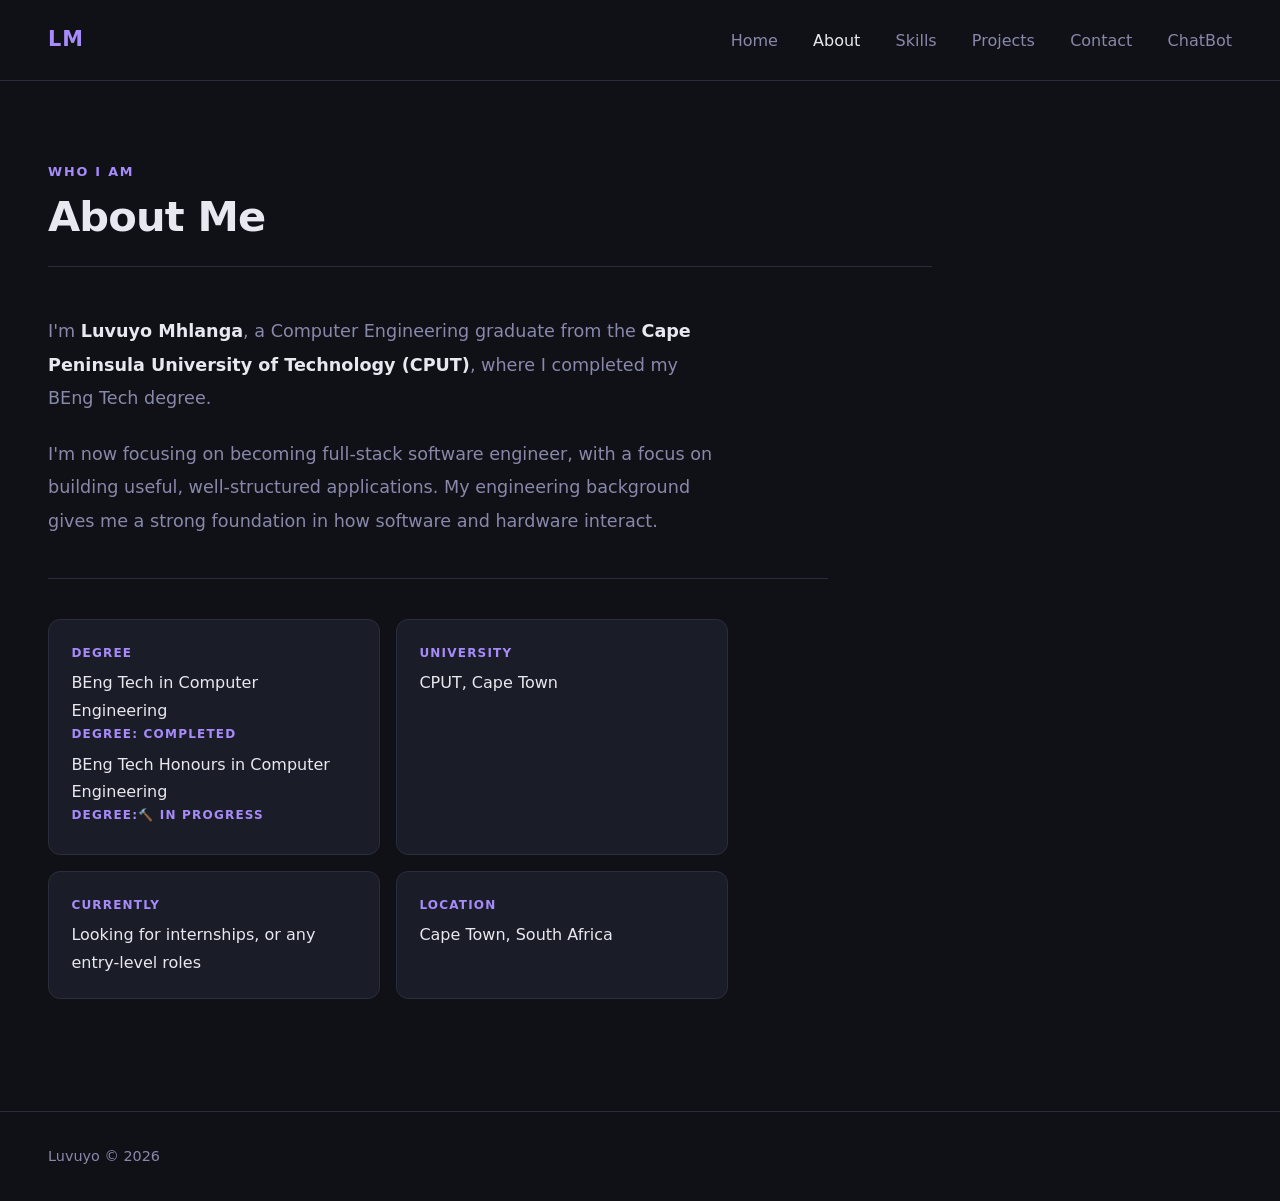
<file: about.html>
<!DOCTYPE html>
<html lang="en">
<head>
  <meta charset="UTF-8"/>
  <meta name="viewport" content="width=device-width, initial-scale=1.0"/>
  <title>About — Luvuyo</title>
  <link rel="stylesheet" href="style.css"/>
</head>
<body>
  <nav>
    <a class="logo" href="index.html">LM</a>
    <ul class="nav-links">
      <li><a href="index.html">Home</a></li>
      <li><a href="about.html">About</a></li>
      <li><a href="skills.html">Skills</a></li>
      <li><a href="projects.html">Projects</a></li>
      <li><a href="contact.html">Contact</a></li>
      <li><a href="chat.html">ChatBot</a></li>
    </ul>
  </nav>

  <div class="page">
    <div class="page-header">
      <div class="section-label">Who I am</div>
      <h1 class="page-title">About Me</h1>
    </div>

    <p class="about-text">I'm <strong>Luvuyo Mhlanga</strong>, a Computer Engineering graduate from the <strong>Cape Peninsula University of Technology (CPUT)</strong>, where I completed my BEng Tech degree.</p>
    <p class="about-text">I'm now focusing on becoming full-stack software engineer, with a focus on building useful, well-structured applications. My engineering background gives me a strong foundation in how software and hardware interact.</p>

    <hr class="divider"/>

    <div class="info-grid">
      <div class="info-card">
        <div class="label">Degree</div>
        <div class="value">BEng Tech in Computer Engineering</div>
        <div class="label">Degree: Completed</div>
        <div class="value">BEng Tech Honours in Computer Engineering</div>
        <div class="label">Degree:🔨 In progress</div>
      </div>
      <div class="info-card">
        <div class="label">University</div>
        <div class="value">CPUT, Cape Town</div>
      </div>
      <div class="info-card">
        <div class="label">Currently</div>
        <div class="value">Looking for internships, or any entry-level roles</div>
      </div>
      <div class="info-card">
        <div class="label">Location</div>
        <div class="value">Cape Town, South Africa</div>
      </div>
    </div>
  </div>

  <footer>Luvuyo © 2026</footer>
  <script src="script.js"></script>
</body>
</html>
</file>
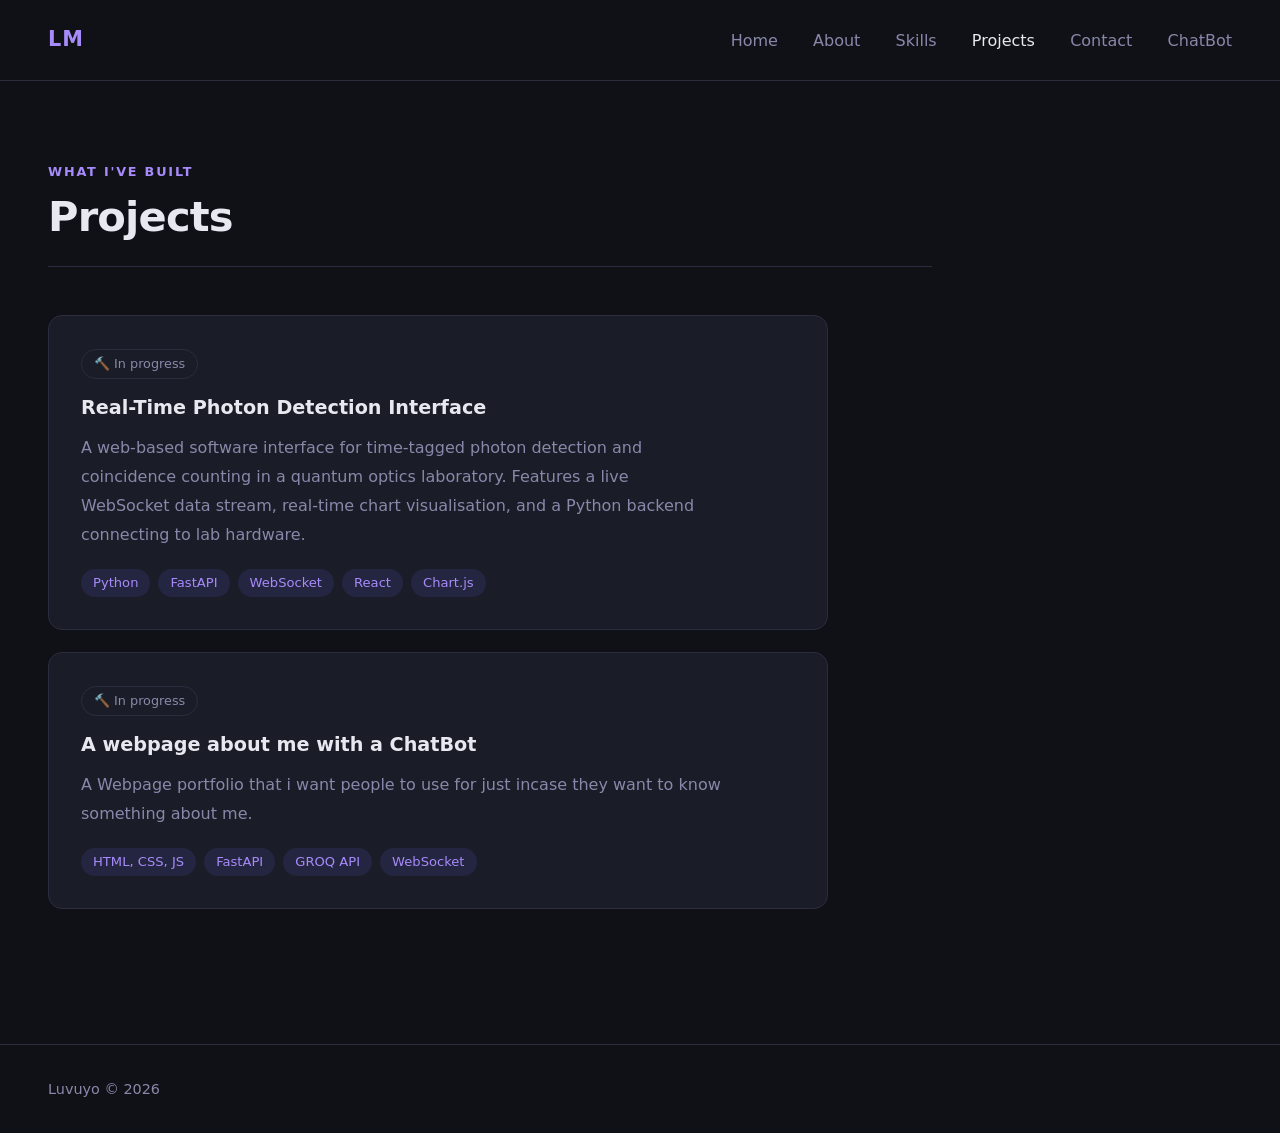
<file: projects.html>
<!DOCTYPE html>
<html lang="en">
<head>
  <meta charset="UTF-8"/>
  <meta name="viewport" content="width=device-width, initial-scale=1.0"/>
  <title>Projects — Luvuyo</title>
  <link rel="stylesheet" href="style.css"/>
</head>
<body>
  <nav>
    <a class="logo" href="index.html">LM</a>
    <ul class="nav-links">
      <li><a href="index.html">Home</a></li>
      <li><a href="about.html">About</a></li>
      <li><a href="skills.html">Skills</a></li>
      <li><a href="projects.html">Projects</a></li>
      <li><a href="contact.html">Contact</a></li>
      <li><a href="chat.html">ChatBot</a></li>
    </ul>
  </nav>

  <div class="page">
    <div class="page-header">
      <div class="section-label">What I've built</div>
      <h1 class="page-title">Projects</h1>
    </div>

    <div class="project-card">
      <div class="project-status">🔨 In progress</div>
      <h3>Real-Time Photon Detection Interface</h3>
      <p>A web-based software interface for time-tagged photon detection and coincidence counting in a quantum optics laboratory. Features a live WebSocket data stream, real-time chart visualisation, and a Python backend connecting to lab hardware.</p>
      <div class="project-tags">
        <span class="project-tag">Python</span>
        <span class="project-tag">FastAPI</span>
        <span class="project-tag">WebSocket</span>
        <span class="project-tag">React</span>
        <span class="project-tag">Chart.js</span>
      </div>
    </div>

    <div class="project-card">
      <div class="project-status">🔨 In progress</div>
      <h3>A webpage about me with a ChatBot</h3>
      <p>A Webpage portfolio that i want people to use for just incase they want to know something about me.</p>
      <div class="project-tags">
        <span class="project-tag">HTML, CSS, JS</span>
        <span class="project-tag">FastAPI</span>
        <span class="project-tag">GROQ API</span>
        <span class="project-tag">WebSocket</span>
      </div>
    </div>
  </div>

  <footer>Luvuyo © 2026</footer>
  <script src="script.js"></script>
</body>
</html>
</file>
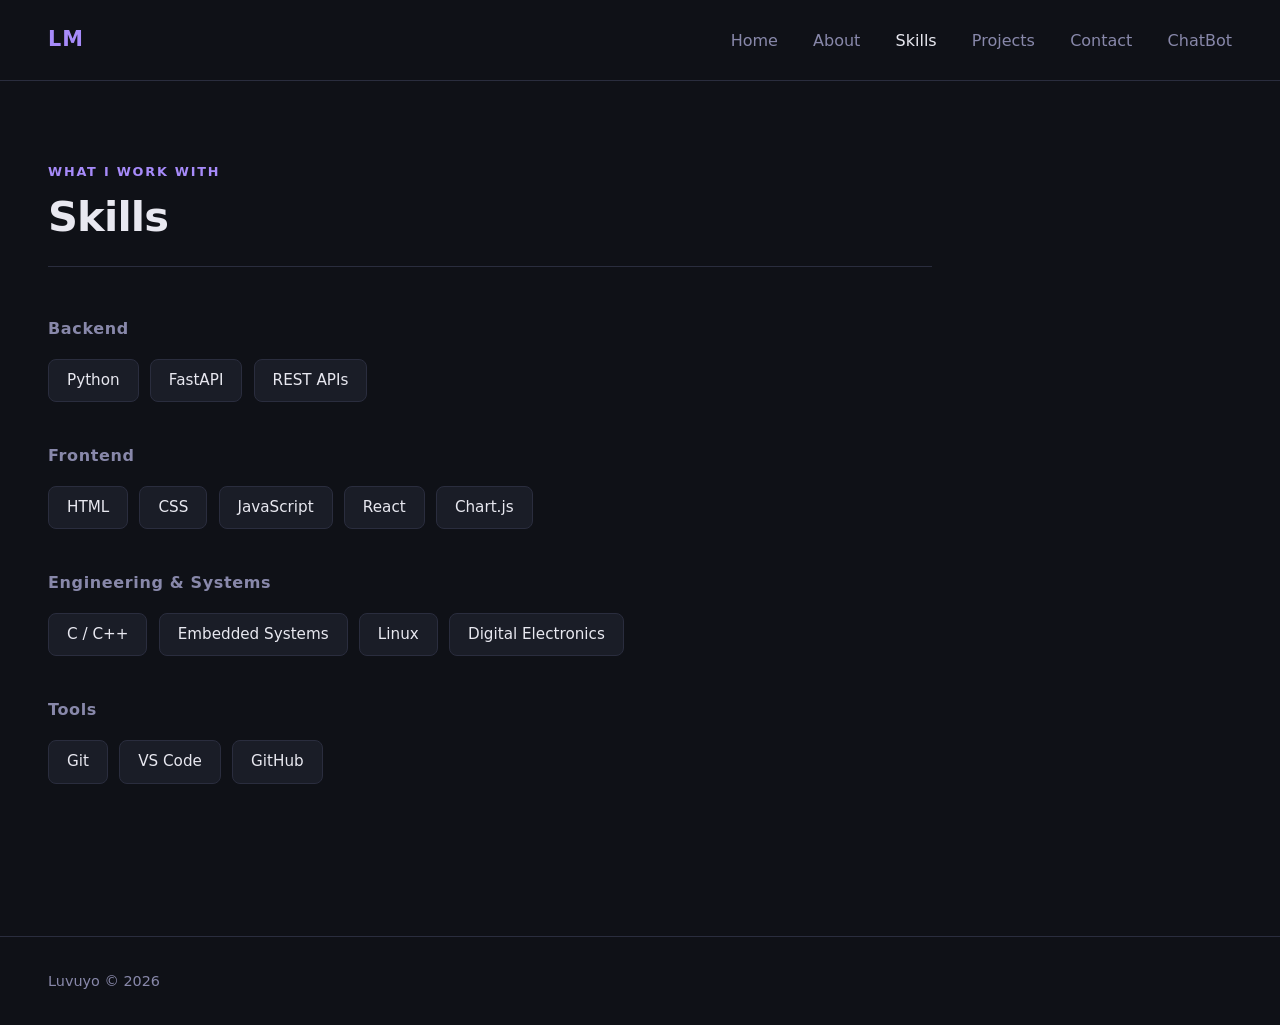
<file: skills.html>
<!DOCTYPE html>
<html lang="en">
<head>
  <meta charset="UTF-8"/>
  <meta name="viewport" content="width=device-width, initial-scale=1.0"/>
  <title>Skills — Luvuyo</title>
  <link rel="stylesheet" href="style.css"/>
</head>
<body>
  <nav>
    <a class="logo" href="index.html">LM</a>
    <ul class="nav-links">
      <li><a href="index.html">Home</a></li>
      <li><a href="about.html">About</a></li>
      <li><a href="skills.html">Skills</a></li>
      <li><a href="projects.html">Projects</a></li>
      <li><a href="contact.html">Contact</a></li>
      <li><a href="chat.html">ChatBot</a></li>
    </ul>
  </nav>

  <div class="page">
    <div class="page-header">
      <div class="section-label">What I work with</div>
      <h1 class="page-title">Skills</h1>
    </div>

    <div class="skills-category">
      <h3>Backend</h3>
      <div class="skills-grid">
        <span class="skill-tag">Python</span>
        <span class="skill-tag">FastAPI</span>
        <span class="skill-tag">REST APIs</span>
      </div>
    </div>

    <div class="skills-category">
      <h3>Frontend</h3>
      <div class="skills-grid">
        <span class="skill-tag">HTML</span>
        <span class="skill-tag">CSS</span>
        <span class="skill-tag">JavaScript</span>
        <span class="skill-tag">React</span>
        <span class="skill-tag">Chart.js</span>
      </div>
    </div>

    <div class="skills-category">
      <h3>Engineering & Systems</h3>
      <div class="skills-grid">
        <span class="skill-tag">C / C++</span>
        <span class="skill-tag">Embedded Systems</span>
        <span class="skill-tag">Linux</span>
        <span class="skill-tag">Digital Electronics</span>
      </div>
    </div>

    <div class="skills-category">
      <h3>Tools</h3>
      <div class="skills-grid">
        <span class="skill-tag">Git</span>
        <span class="skill-tag">VS Code</span>
        <span class="skill-tag">GitHub</span>
      </div>
    </div>
  </div>

  <footer>Luvuyo © 2026</footer>
  <script src="script.js"></script>
</body>
</html>
</file>
<file: style.css>
/* ── RESET & VARIABLES ── */
* { margin: 0; padding: 0; box-sizing: border-box; }

:root {
  --bg:      #0f1117;
  --bg2:     #1a1d27;
  --bg3:     #22263a;
  --accent:  #6C63FF;
  --accent2: #A78BFA;
  --text:    #e8e8f0;
  --muted:   #8888aa;
  --border:  #2a2d3e;
}

body {
  background: var(--bg);
  color: var(--text);
  font-family: 'Segoe UI', system-ui, sans-serif;
  line-height: 1.7;
  font-size: 17px;
  min-height: 100vh;
}

/* ── NAV ── */
nav {
  display: flex;
  justify-content: space-between;
  align-items: center;
  padding: 1.4rem 3rem;
  border-bottom: 1px solid var(--border);
  position: sticky;
  top: 0;
  background: var(--bg);
  z-index: 10;
}
.logo {
  font-weight: 800;
  font-size: 1.3rem;
  color: var(--accent2);
  letter-spacing: 0.05em;
  text-decoration: none;
}
.nav-links { display: flex; gap: 2.2rem; list-style: none; }
.nav-links a {
  color: var(--muted);
  text-decoration: none;
  font-size: 1rem;
  transition: color 0.2s;
  font-weight: 500;
}
.nav-links a:hover,
.nav-links a.active { color: var(--text); }

/* ── LAYOUT ── */
.page {
  max-width: 980px;
  margin: 0;
  padding: 5rem 3rem;
}

/* ── LANDING ── */
.landing {
  display: flex;
  flex-direction: column;
  justify-content: center;
  min-height: calc(100vh - 68px);
  padding: 3rem;
  max-width: 900px;
}
.hero-tag {
  display: inline-block;
  background: rgba(108,99,255,0.15);
  color: var(--accent2);
  font-size: 0.9rem;
  padding: 5px 14px;
  border-radius: 20px;
  border: 1px solid rgba(108,99,255,0.3);
  margin-bottom: 1.6rem;
  letter-spacing: 0.08em;
  width: fit-content;
}
.landing h1 {
  font-size: clamp(2.8rem, 6vw, 4.4rem);
  font-weight: 800;
  line-height: 1.1;
  margin-bottom: 1.4rem;
  letter-spacing: -0.02em;
}
.landing h1 span { color: var(--accent2); }
.landing .subtitle {
  color: var(--muted);
  font-size: 1.2rem;
  max-width: 580px;
  margin-bottom: 2.8rem;
  line-height: 1.8;
}
.btn-group { display: flex; gap: 1rem; flex-wrap: wrap; }
.btn {
  padding: 0.8rem 1.8rem;
  border-radius: 8px;
  font-size: 1rem;
  cursor: pointer;
  text-decoration: none;
  transition: all 0.2s;
  font-weight: 600;
}
.btn-primary { background: var(--accent); color: #fff; border: none; }
.btn-primary:hover { background: #5a52e0; transform: translateY(-1px); }
.btn-outline { background: transparent; color: var(--text); border: 1px solid var(--border); }
.btn-outline:hover { border-color: var(--accent2); color: var(--accent2); transform: translateY(-1px); }

/* ── PAGE HEADER ── */
.page-header {
  margin-bottom: 3rem;
  padding-bottom: 1.5rem;
  border-bottom: 1px solid var(--border);
}
.section-label {
  font-size: 0.8rem;
  color: var(--accent2);
  letter-spacing: 0.14em;
  text-transform: uppercase;
  margin-bottom: 0.6rem;
  font-weight: 600;
}
h1.page-title {
  font-size: 2.6rem;
  font-weight: 800;
  letter-spacing: -0.02em;
  line-height: 1.2;
}

/* ── ABOUT ── */
.about-text {
  color: var(--muted);
  font-size: 1.1rem;
  line-height: 1.9;
  margin-bottom: 1.4rem;
  max-width: 680px;
}
.about-text strong { color: var(--text); }
.info-grid {
  display: grid;
  grid-template-columns: 1fr 1fr;
  gap: 1rem;
  margin-top: 2.5rem;
  max-width: 680px;
}
.info-card {
  background: var(--bg2);
  border: 1px solid var(--border);
  border-radius: 12px;
  padding: 1.4rem;
  transition: border-color 0.2s;
}
.info-card:hover { border-color: var(--accent); }
.info-card .label {
  font-size: 0.75rem;
  color: var(--accent2);
  text-transform: uppercase;
  letter-spacing: 0.1em;
  margin-bottom: 0.4rem;
  font-weight: 600;
}
.info-card .value { font-size: 1rem; color: var(--text); font-weight: 500; }

/* ── SKILLS ── */
.skills-category { margin-bottom: 2.5rem; }
.skills-category h3 {
  font-size: 1rem;
  color: var(--muted);
  margin-bottom: 1rem;
  font-weight: 600;
  letter-spacing: 0.04em;
}
.skills-grid { display: flex; flex-wrap: wrap; gap: 0.7rem; }
.skill-tag {
  background: var(--bg2);
  border: 1px solid var(--border);
  color: var(--text);
  padding: 8px 18px;
  border-radius: 8px;
  font-size: 0.95rem;
  font-weight: 500;
  transition: all 0.2s;
}
.skill-tag:hover {
  border-color: var(--accent2);
  color: var(--accent2);
  background: var(--bg3);
}

/* ── PROJECTS ── */
.project-card {
  background: var(--bg2);
  border: 1px solid var(--border);
  border-radius: 14px;
  padding: 2rem;
  margin-bottom: 1.4rem;
  transition: border-color 0.2s, transform 0.2s;
  max-width: 780px;
}
.project-card:hover {
  border-color: var(--accent);
  transform: translateY(-2px);
}
.project-card h3 {
  font-size: 1.2rem;
  font-weight: 700;
  margin-bottom: 0.6rem;
}
.project-card p {
  color: var(--muted);
  font-size: 1rem;
  margin-bottom: 1.2rem;
  line-height: 1.8;
  max-width: 640px;
}
.project-tags { display: flex; flex-wrap: wrap; gap: 0.5rem; }
.project-tag {
  background: rgba(108,99,255,0.12);
  color: var(--accent2);
  font-size: 0.82rem;
  padding: 3px 12px;
  border-radius: 20px;
  font-weight: 500;
}
.project-status {
  display: inline-block;
  font-size: 0.8rem;
  color: var(--muted);
  border: 1px solid var(--border);
  padding: 3px 12px;
  border-radius: 20px;
  margin-bottom: 0.8rem;
}

/* ── CONTACT ── */
.contact-intro {
  color: var(--muted);
  font-size: 1.1rem;
  margin-bottom: 2.5rem;
  line-height: 1.8;
  max-width: 560px;
}
.contact-links { display: flex; gap: 1rem; flex-wrap: wrap; }
.contact-link {
  display: flex;
  align-items: center;
  gap: 0.6rem;
  background: var(--bg2);
  border: 1px solid var(--border);
  color: var(--text);
  padding: 0.8rem 1.6rem;
  border-radius: 10px;
  text-decoration: none;
  font-size: 1rem;
  font-weight: 500;
  transition: all 0.2s;
}
.contact-link:hover {
  border-color: var(--accent2);
  color: var(--accent2);
  transform: translateY(-1px);
}

/* ── DIVIDER ── */
.divider {
  border: none;
  border-top: 1px solid var(--border);
  margin: 2.5rem 0;
  max-width: 780px;
}

/* ── FOOTER ── */
footer {
  padding: 2rem 3rem;
  color: var(--muted);
  font-size: 0.9rem;
  border-top: 1px solid var(--border);
  margin-top: 2rem;
}
</file>
